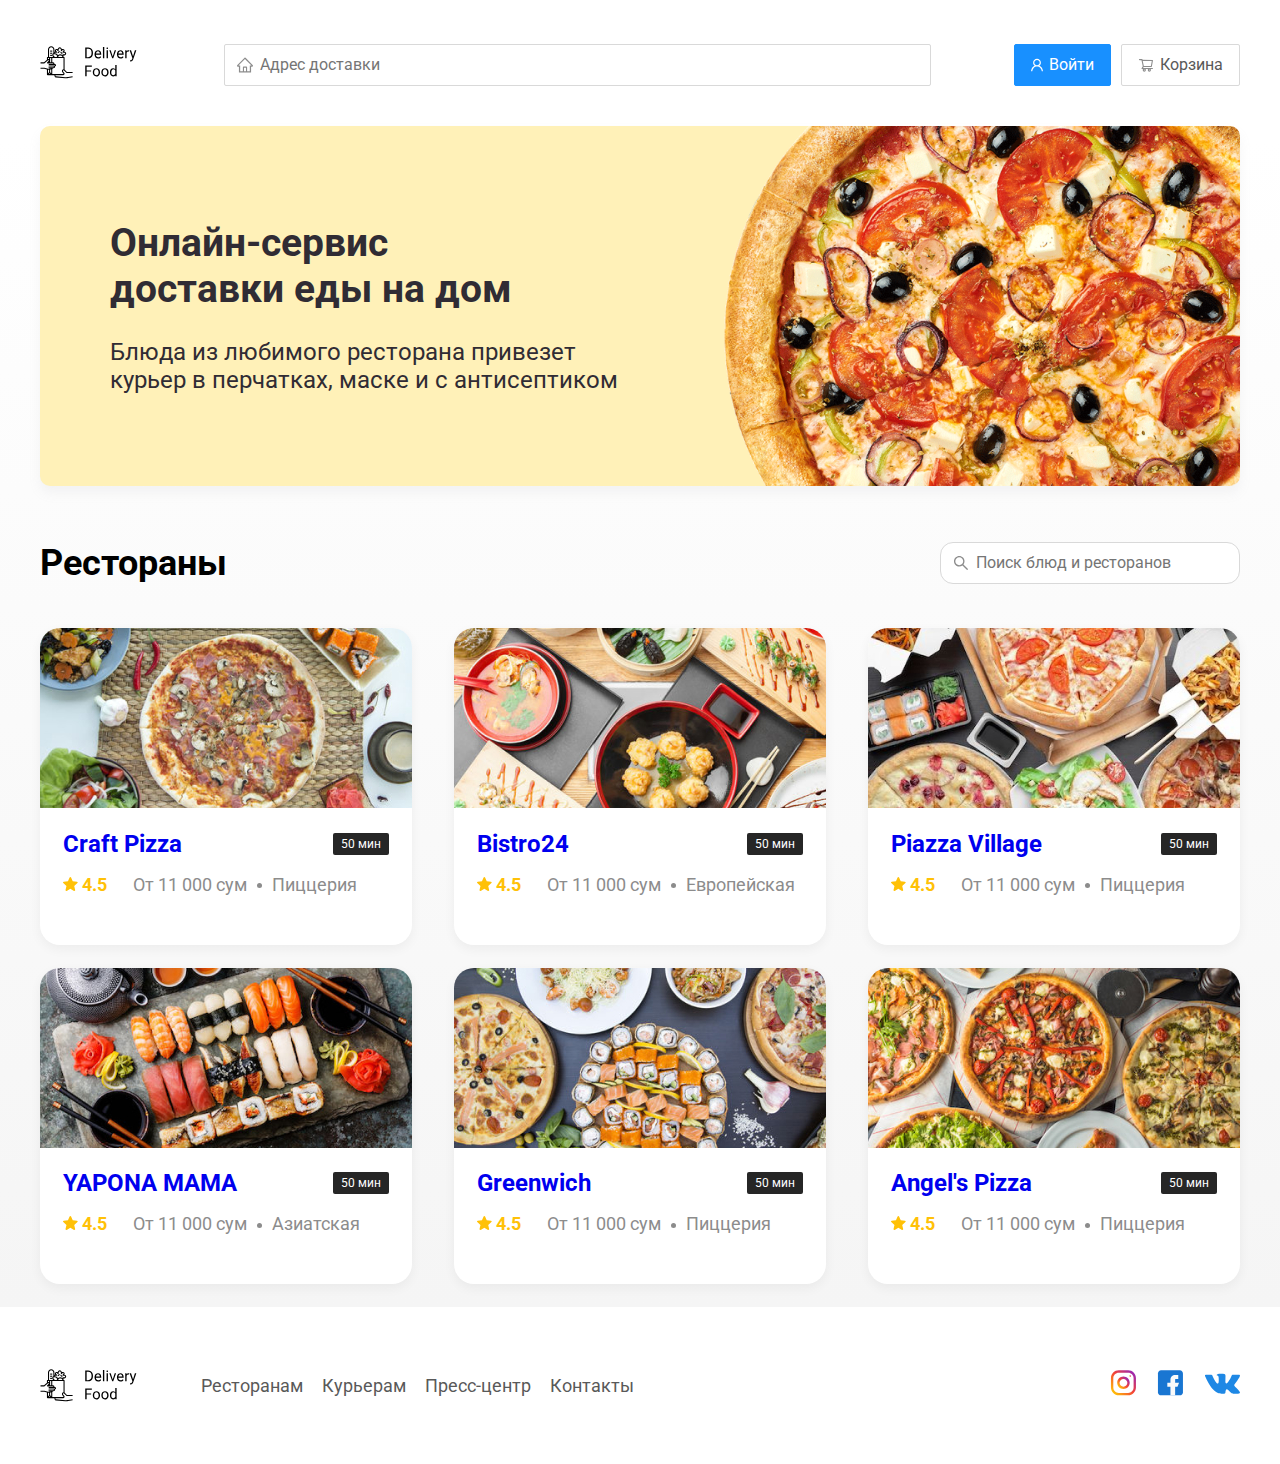
<file: index.html>
<!DOCTYPE html>
<html lang="en">
<head>
	<meta charset="UTF-8">
	<meta name="viewport" content="width=device-width, initial-scale=1.0" />
	<title>Delivery Food - доставка еды на дом</title>
	<link href="https://fonts.googleapis.com/css2?family=Roboto:wght@700&display=swap" rel="stylesheet"> 
	<link rel="stylesheet" href="css/style.css">
	<link rel="stylesheet" href="css/normalize.css">
</head>
<body>
	<!-- Шапка сайта -->
	<div class="container">
	<header class="header">
		<!-- Логотип -->
		<a href="index.html">
			<img src="img/logo.svg" alt="Logo" class="logo">
		</a>
		
		<input type="text" class="input input-address" placeholder="Адрес доставки" />
		<div class="buttons">
			<button class="button button-primary">
            <img src="img/Vector.svg" alt="vector" class="button-icon">
			<span class="button-text">Войти</span>
		    </button>
			<button class="button" id="cart-button">
             <img src="img/shopping-cart.svg" alt="shopping-cart" class="button-icon">
		     <span class="button-text">Корзина</span>
		    </button>
		</div>
	</header>
</div>	

<main class="main">
	
 <div class="container">
 <section class="promo">
	<h1 class="promo-title">Онлайн-сервис<br/>доставки еды на дом</h1>
    <p class="promo-text">Блюда из любимого ресторана привезет курьер в перчатках, маске и с антисептиком</p>
 </section>

<section class="restaurants">
	<div class="section-heading">
		<h2 class="section-title">Рестораны</h2>
		<input type="text" class="input input-search" placeholder="Поиск блюд и ресторанов" />
	</div>

    <!-- Cards -->
	<div class="cards">
      
		<a class="card" href="#">
			<img src="img/image.jpg" alt="image" class="card-image">
			<div class="card-text">
				<div class="card-heading">
					<h3 class="card-title">Craft Pizza</h3>
					<span class="card-tag tag">50 мин</span>
				</div>
				<div class="card-info">
					<div class="rating"><img src="img/star.svg"> 4.5</div>
					<div class="price">От 11 000 сум</div>
					<div class="category">Пиццерия</div>
				</div>
			</div>
		</a>

        <a class="card" href="#">
			<img src="img/image2.jpg" alt="image" class="card-image">
			<div class="card-text">
				<div class="card-heading">
					<h3 class="card-title">Bistro24</h3>
					<span class="card-tag tag">50 мин</span>
				</div>
				<div class="card-info">
					<div class="rating"><img src="img/star.svg"> 4.5</div>
					<div class="price">От 11 000 сум</div>
					<div class="category">Европейская</div>
				</div>
			</div>
		</a>

		<a class="card" href="#">
			<img src="img/image3.jpg" alt="image" class="card-image">
			<div class="card-text">
				<div class="card-heading">
					<h3 class="card-title">Piazza Village</h3>
					<span class="card-tag tag">50 мин</span>
				</div>
				<div class="card-info">
					<div class="rating"><img src="img/star.svg"> 4.5</div>
					<div class="price">От 11 000 сум</div>
					<div class="category">Пиццерия</div>
				</div>
			</div>
		</a>

		<a class="card" href="restaurants.html">
			<img src="img/image4.jpg" alt="image" class="card-image">
			<div class="card-text">
				<div class="card-heading">
					<h3 class="card-title">YAPONA MAMA</h3>
					<span class="card-tag tag">50 мин</span>
				</div>
				<div class="card-info">
					<div class="rating"><img src="img/star.svg"> 4.5</div>
					<div class="price">От 11 000 сум</div>
					<div class="category">Азиатская</div>
				</div>
			</div>
		</a>

		<a class="card" href="#">
			<img src="img/image5.jpg" alt="image" class="card-image">
			<div class="card-text">
				<div class="card-heading">
					<h3 class="card-title">Greenwich</h3>
					<span class="card-tag tag">50 мин</span>
				</div>
				<div class="card-info">
					<div class="rating"><img src="img/star.svg"> 4.5</div>
					<div class="price">От 11 000 сум</div>
					<div class="category">Пиццерия</div>
				</div>
			</div>
		</a>

		<a class="card" href="#">
			<img src="img/image6.jpg" alt="image" class="card-image">
			<div class="card-text">
				<div class="card-heading">
					<h3 class="card-title">Angel's Pizza</h3>
					<span class="card-tag tag">50 мин</span>
				</div>
				<div class="card-info">
					<div class="rating"><img src="img/star.svg"> 4.5</div>
					<div class="price">От 11 000 сум</div>
					<div class="category">Пиццерия</div>
				</div>
			</div>
		</a>
	</div>
	<!-- /Cards -->
</section>

	</div>
</main>

<footer class="footer">

	<div class="container">
		<div class="footer-block">
			<img src="img/logo.svg" alt="logo" class="logo footer-logo">
			<nav class="footer-nav">
				<a href="#" class="footer-link">Ресторанам</a>
				<a href="#" class="footer-link">Курьерам</a>
				<a href="#" class="footer-link">Пресс-центр</a>
				<a href="#" class="footer-link">Контакты</a>
			</nav>
			<div class="social-links">
				<a href="#" class="social-link"><img src="img/instagram.svg" alt="instagram"></a>
				<a href="#" class="social-link"><img src="img/facebook.svg" alt="facebook"></a>
				<a href="#" class="social-link"><img src="img/vk.svg" alt="vk"></a>
			</div>
		</div>
	</div>

</footer>

<div class="modal">
	<div class="model-dialog">
		<div class="model-header">
		    <h3 class="model-title">Конзина</h3>
		    <button class="close">&times;</button>
	    </div>
	    <div class="modal-body">
	    	<div class="food-row">
	    		<span class="food-name">Суши пицца</span>
	    		<strong class="food-price">65 000 сум</strong>
	    		<div class="food-counter">
	    			<button class="counter-button">-</button>
	    			<span class="cunter">1</span>
	    			<button class="counter-button">+</button>
	    		</div>
	    	</div>

	    	<div class="food-row">
	    		<span class="food-name">Суши пицца</span>
	    		<strong class="food-price">65 000 сум</strong>
	    		<div class="food-counter">
	    			<button class="counter-button">-</button>
	    			<span class="cunter">1</span>
	    			<button class="counter-button">+</button>
	    		</div>
	    	</div>

	    	<div class="food-row">
	    		<span class="food-name">Суши пицца</span>
	    		<strong class="food-price">65 000 сум</strong>
	    		<div class="food-counter">
	    			<button class="counter-button">-</button>
	    			<span class="cunter">1</span>
	    			<button class="counter-button">+</button>
	    		</div>
	    	</div>

	    	<div class="food-row">
	    		<span class="food-name">Суши пицца</span>
	    		<strong class="food-price">65 000 сум</strong>
	    		<div class="food-counter">
	    			<button class="counter-button">-</button>
	    			<span class="cunter">1</span>
	    			<button class="counter-button">+</button>
	    		</div>
	    	</div>

	    	<div class="food-row">
	    		<span class="food-name">Суши пицца</span>
	    		<strong class="food-price">65 000 сум</strong>
	    		<div class="food-counter">
	    			<button class="counter-button">-</button>
	    			<span class="cunter">1</span>
	    			<button class="counter-button">+</button>
	    		</div>
	    	</div>
	    </div>

	    <div class="model-footer">
	    	<span class="pricetag">325 000 сум</span>
	    	<div class="footer-buttons">
	    		<button class="button  button-primary">Оформить закз</button>
	    		<button class="button">Отмена</button>
	    	</div>
	    </div>
	</div>

</div>
<script src="js/main.js"></script>

</body>
</html>
</file>
<file: css/style.css>
* {
	box-sizing: border-box;
}

body{
	font-family: 'Roboto', sans-serif;
	padding-top: 44px;
}

.container {
	max-width: 1200px;
	margin: auto;
}

.header {
	display: flex;
	align-items: center;
	justify-content: space-between;
	margin-bottom: 40px;
}

.input{
 background: #FFFFFF;
 border: 1px solid #D9D9D9;
 border-radius: 2px;
 font-size: 16px;
 line-height: 24px;
 padding: 8px;
 padding-left: 35px; 
 background-repeat: no-repeat;
 background-position: left 11px center; 
}

.input-address {
 flex: 0.8;
 background-image: url('../img/home.svg');
}

.input-search{
 background-image: url('../img/search.svg');
 width: 300px;
 border-radius: 13px;
 margin-left: auto;
}

.buttons{
	display: flex;
	align-items: center;
}

.button{
	display: flex;
	align-items: center;
  padding: 8px 16px;
  background: #FFFFFF;
  border: 1px solid #D9D9D9;
  box-sizing: border-box;
  box-shadow: 0px 0px 2px rgba(0, 0, 0, 0.0015);
  border-radius: 2px;
  color: #595959;
  font-size: 16px;
  line-height: 24px;
  cursor: pointer;
}

.button-primary{
	background: #1890FF;
	border: 1px solid #1890FF;
	color: #fff;
	margin-right: 10px;
}

.button-icon{
	margin-right: 6px;
}

.button-card-text {
 margin-right: 10px;
}

.promo {
 box-shadow: 0px 7px 12px rgba(158, 158, 163, 0.1);
 background: #FFF1B8  url(../img/promo-image.png) no-repeat top -100px right -247px / 924px;
 border-radius: 10px;
 padding: 68px 70px;
 margin-bottom: 56px;

}

.promo-text {
  font-family: Roboto;
  max-width: 538px;
  font-style: normal;
  font-weight: normal;
  font-size: 24px;
  line-height: 28px;

 color: #302C34;
}

.promo-title {
 font-style: normal;
 font-weight: bold;
 font-size: 39px;
 line-height: 46px;

 color: #302C34;
}

.section-heading {
	display: flex;
	align-items: center;
	margin-bottom: 44px;
}

.section-title {
 font-style: normal;
 font-weight: bold;
 font-size: 36px;
 line-height: 42px;
margin: 0;
color: #000000;
margin-right: 30px;
}

.cards {
	display: flex;
	align-items: flex-start;
	flex-wrap: wrap;
	justify-content: space-between;
}

.card {
 background: #FFFFFF;
 box-shadow: 0px 4px 12px rgba(0, 0, 0, 0.05);
 border-radius: 20px;
 overflow: hidden ;
 margin-bottom: 23px;
 cursor: pointer;
 flex-basis: 31%;
 text-decoration: none;
}

.card-image {
	width: 384px;
	height: 180px;
	object-fit: cover;
}

.card-text {
	padding-top: 15px;
	padding-bottom: 20px;
	padding-left: 23px;
	padding-right: 23px;
}

.card-heading {
	display: flex;
	align-items: center;
	justify-content: space-between;
	margin-bottom: 9px;
}

.card-title{
	margin: 0;
font-style: normal;
font-weight: bold;
font-size: 24px;
line-height: 32px;
}

.card-title-reg {
	font-weight: 400;
}

.card-tag {
font-style: normal;
font-weight: normal;
font-size: 12px;
line-height: 20px;
color: #FFFFFF;
background: #262626;
border-radius: 2px;
padding: 1px 8px;
}

.card-info{
	display: flex;
	align-items: center;
	flex-wrap: wrap;
	margin-bottom: 24px;
}

.card-buttons {
   display: flex;
   align-items: center;
}

.card-price-bold {
font-weight: bold;
font-size: 20px;
line-height: 32px;
margin-left: 40px;
}

.rating {
 margin-right: 26px;
 color: #FFC107;
 font-style: normal;
 font-weight: bold;
 font-size: 18px;
 line-height: 32px;
}

.price, .category{
  color: #8C8C8C;
  font-style: normal;
  font-weight: normal;
  font-size: 18px;
  line-height: 32px;
}

.ingrediends {
	color: #8C8C8C;
	font-size: 15px;
    line-height: 22px;
}

.category {
	text-overflow: ellipsis;
	overflow: hidden;
	white-space: nowrap;
	max-width: 150px;
}

.price{
	margin-right: 10px;
}

.price:after{
	content: '';
	width: 5px;
	height: 5px;
	background-color: #8C8C8C;
	display: inline-block;
	vertical-align: middle;
	border-radius: 50%;
	margin-left: 10px; 
}

.main {
	background: linear-gradient(180deg, rgba(245, 245, 245, 0) 1.04%, #F5F5F5 100%);
}

.footer {
	padding: 60px 0;
}

.footer-block {
	display: flex;
	align-items: center;
	justify-content: space-between;
}

.footer-link {
	display: inline-block;
	color: #595959;
	text-decoration: none;

font-style: normal;
font-weight: normal;
font-size: 18px;
line-height: 21px;
}

.footer-link:not(:last-child) {
	margin-right: 15px;
}

.footer-nav {
	margin-right: auto;
	margin-left: 60px;
}

.social-links {
	display: flex;
	align-items: center;
}

.social-link:not(:last-child) {
	margin-right: 21px;
}

.modal {
	position: fixed;
	left: 0;
	top: 0;
	width: 100%;
	height: 100%;
	background: rgba(0, 0, 0, 0.4);
	display: none;
}

.is-open {
	display: flex;
}

.model-dialog {
	max-width: 780px;
	width: 95%;
	background: #FFFFFF;
    border-radius: 5px;
    margin: auto;
    padding: 40px 45px;
}

.model-header {
	display: flex;
	justify-content: space-between;
	align-items: center;
	margin-bottom: 45px;
}

.model-title {
	margin: 0;
	font-weight: bold;
    font-size: 36px;
    line-height: 42px;	
}

.close {
	border: none;
	font-size: 40px;
	background-color: transparent;
}

.food-row {
	display: flex;
	align-items: center;
	justify-content: space-between;
	padding-bottom: 8px;
	border-bottom: 1px solid #d9d9d9;
	margin-bottom: 15px;
}

.food-price {
	margin-left: auto;
	margin-right: 47px;
	font-weight: bold;
    font-size: 20px;
    line-height: 32px;
}

.food-name {
	font-weight: normal;
    font-size: 18px;
    line-height: 32px;
}

.food-counter{
	align-items: center;
	display: flex;
}

.counter-button {
	widows: 39px;
	height: 32px;
	background: #FFFFFF;
    border: 1px solid #40A9FF;
    box-sizing: border-box;
    border-radius: 2px;
    font-weight: normal;
    font-size: 14px;
    line-height: 22px;
    color: #40A9FF;
}

.cunter{
	font-weight: normal;
    font-size: 16px;
    line-height: 24px;
	margin-left: 10px;
	margin-right: 10px;
}

.model-footer{
	display: flex;
	align-items: center;
	justify-content: space-between;
}

.footer-buttons{
	display: flex;
	align-items: center;

}

.modal-body{
	margin-bottom: 52px;
}

.pricetag{
	background: #262626;
    border-radius: 5px;
    color: #FFFFFF;
    font-size: 20px;
    line-height: 23px;
    padding: 15px 20px;
}
/* Media */

@media (max-width: 1250px) {
	.container {
		max-width: 960px; 
	}
    .promo {
	background-position: center right -300px;
	background-size: 750px;
    }

    .rating {
    	margin-right: 15px;
    }

    .category, .price {
    	font-size: 14px;
    }

}

@media (max-width: 992px) {
	.container {
		max-width: 750px;
	}

	.promo {
		padding: 50px;
		background-size: 500px;
		background-position: center right -200px;
	}

	.promo-text {
		font-size: 18px;
		max-width: 400px;
	}

	.card {
		flex-basis: 49%;
	}

	.footer-link {
		font-size: 16px;
	}
	

}

@media (max-width: 768px) {
	.container {
		max-width: 560px;
	}

	.card-info {
		flex-wrap: wrap;
	}

	.card .rating {
		flex-basis: 100%;
	}

	.card-title {
		font-size: 18px;
	}

	.promo {
		background-size: 400px;
		background-position: bottom 50px right -200px;
	}

	.promo-title {
		font-size: 24px;
		line-height: 1.4;
	}

	.promo-text {
		margin-top: 0;
		
	}

}

@media (max-width: 578px) {
	.container {
		width: 90%;
	}

	.header {
		flex-wrap: wrap;
	}
    .input-address {
    	margin-top: 15px;
    	order: 5;
    	flex: 1;
    }

    .promo {
    	background-image: none;

    }

    .promo-title {
    	margin-bottom: 10px; 
    }

    .section-title {
    	font-size: 20px;
    }

    .card {
    	flex-basis: 100%;
    }

    .card-image {
    	width: 100%;
    }
    .footer {
    	padding: 30px 0;
    }

    .footer-block {
    	align-items: flex-start;
    }

    .footer-nav {
    	margin-left: 0;
    	order: 0;
    	margin-right: 0;
    	display: flex;
    	flex-direction: column;
    }

    .footer-logo {
    	margin-right: 15;
    	order: 1;
    }

    .social-links {
    	order: 2;
    }
}

@media (max-width: 480px) {
	.button-text {
		display: none;
	}

	.button-icon {
		margin: none;
	}

	.button{
		min-height: 40px;
	}

	.promo {
      padding: 20px;
	}

    .section-heading {
      flex-wrap: wrap;
    }

	.footer-block {
		flex-wrap: wrap;
		flex-direction: column;
		align-items: center;
	}

	.footer-logo {
		order: 0;
		margin-bottom: 20px

	}
	.footer-nav {
		margin-bottom: 20px;
		text-align: center;
	}

	.footer-link:not(:last-child) {
	   margin-right: 0;
    }

}
</file>
